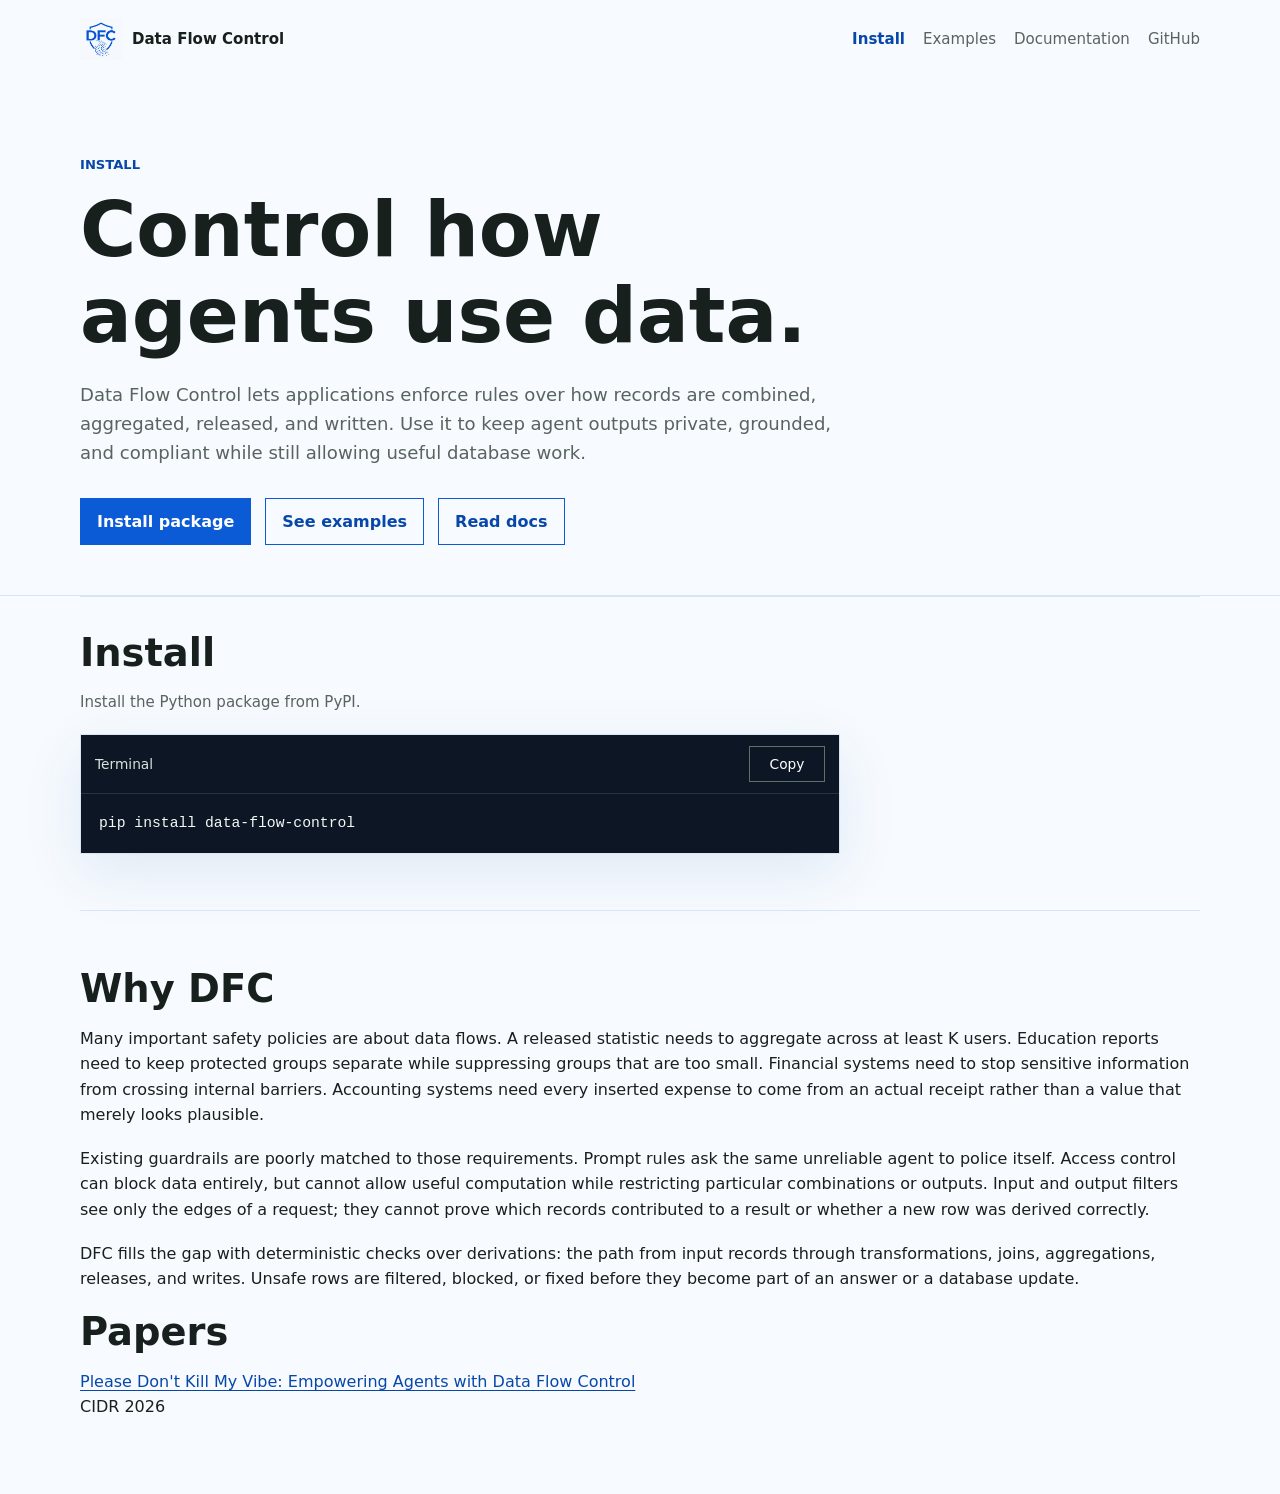
<file: docs/index.html>
<!doctype html>
<html lang="en">
  <head>
    <meta charset="utf-8" />
    <meta name="viewport" content="width=device-width, initial-scale=1" />
    <title>Install Data Flow Control</title>
    <meta
      name="description"
      content="Install the data-flow-control Python package and learn why it helps keep data use safe."
    />
    <link rel="stylesheet" href="styles.css" />
  </head>
  <body>
    <header>
      <nav aria-label="Primary">
        <a class="brand" href="index.html">
          <img class="brand-logo" src="assets/dfc-logo.png" alt="DFC logo" />
          <span>Data Flow Control</span>
        </a>
        <div class="nav-links">
          <a href="index.html" aria-current="page">Install</a>
          <a href="examples.html">Examples</a>
          <a href="documentation.html">Documentation</a>
          <a href="https://github.com/dataflowcontrol/data-flow-control">GitHub</a>
        </div>
      </nav>
      <div class="hero">
        <div class="hero-inner">
          <p class="eyebrow">Install</p>
          <h1>Control how agents use data.</h1>
          <p class="lede">
            Data Flow Control lets applications enforce rules over how records are combined,
            aggregated, released, and written. Use it to keep agent outputs private, grounded, and
            compliant while still allowing useful database work.
          </p>
          <div class="actions">
            <a class="button" href="#install">Install package</a>
            <a class="button secondary" href="examples.html">See examples</a>
            <a class="button secondary" href="documentation.html">Read docs</a>
          </div>
        </div>
      </div>
    </header>

    <main>
      <section id="install" class="tight-section">
        <h2>Install</h2>
        <p class="note">
          Install the Python package from PyPI.
        </p>
        <div class="install-block">
          <div class="code-head">
            <span>Terminal</span>
            <button class="copy" type="button" data-copy="pip install data-flow-control">Copy</button>
          </div>
          <pre><code>pip install data-flow-control</code></pre>
        </div>
      </section>

      <section>
        <h2>Why DFC</h2>
        <p>
          Many important safety policies are about data flows. A released statistic needs
          to aggregate across at least K users. Education reports need to keep protected
          groups separate while suppressing groups that are too small. Financial systems need
          to stop sensitive information from crossing internal barriers. Accounting
          systems need every inserted expense to come from an actual receipt rather than a
          value that merely looks plausible.
        </p>
        <p>
          Existing guardrails are poorly matched to those requirements. Prompt rules ask the
          same unreliable agent to police itself. Access control can block data entirely, but
          cannot allow useful computation while restricting particular combinations or outputs.
          Input and output filters see only the edges of a request; they cannot prove
          which records contributed to a result or whether a new row was derived correctly.
        </p>
        <p>
          DFC fills the gap with deterministic checks over derivations: the path from input
          records through transformations, joins, aggregations, releases, and writes. Unsafe
          rows are filtered, blocked, or fixed before they become part of an answer or a database
          update.
        </p>
        <h2>Papers</h2>
        <p>
          <a href="https://www.vldb.org/cidrdb/2026/please-dont-kill-my-vibe-empowering-agents-with-data-flow-control.html">
            Please Don't Kill My Vibe: Empowering Agents with Data Flow Control
          </a>
          <br />
          CIDR 2026
        </p>
      </section>
    </main>

    <script src="site.js"></script>
  </body>
</html>
</file>
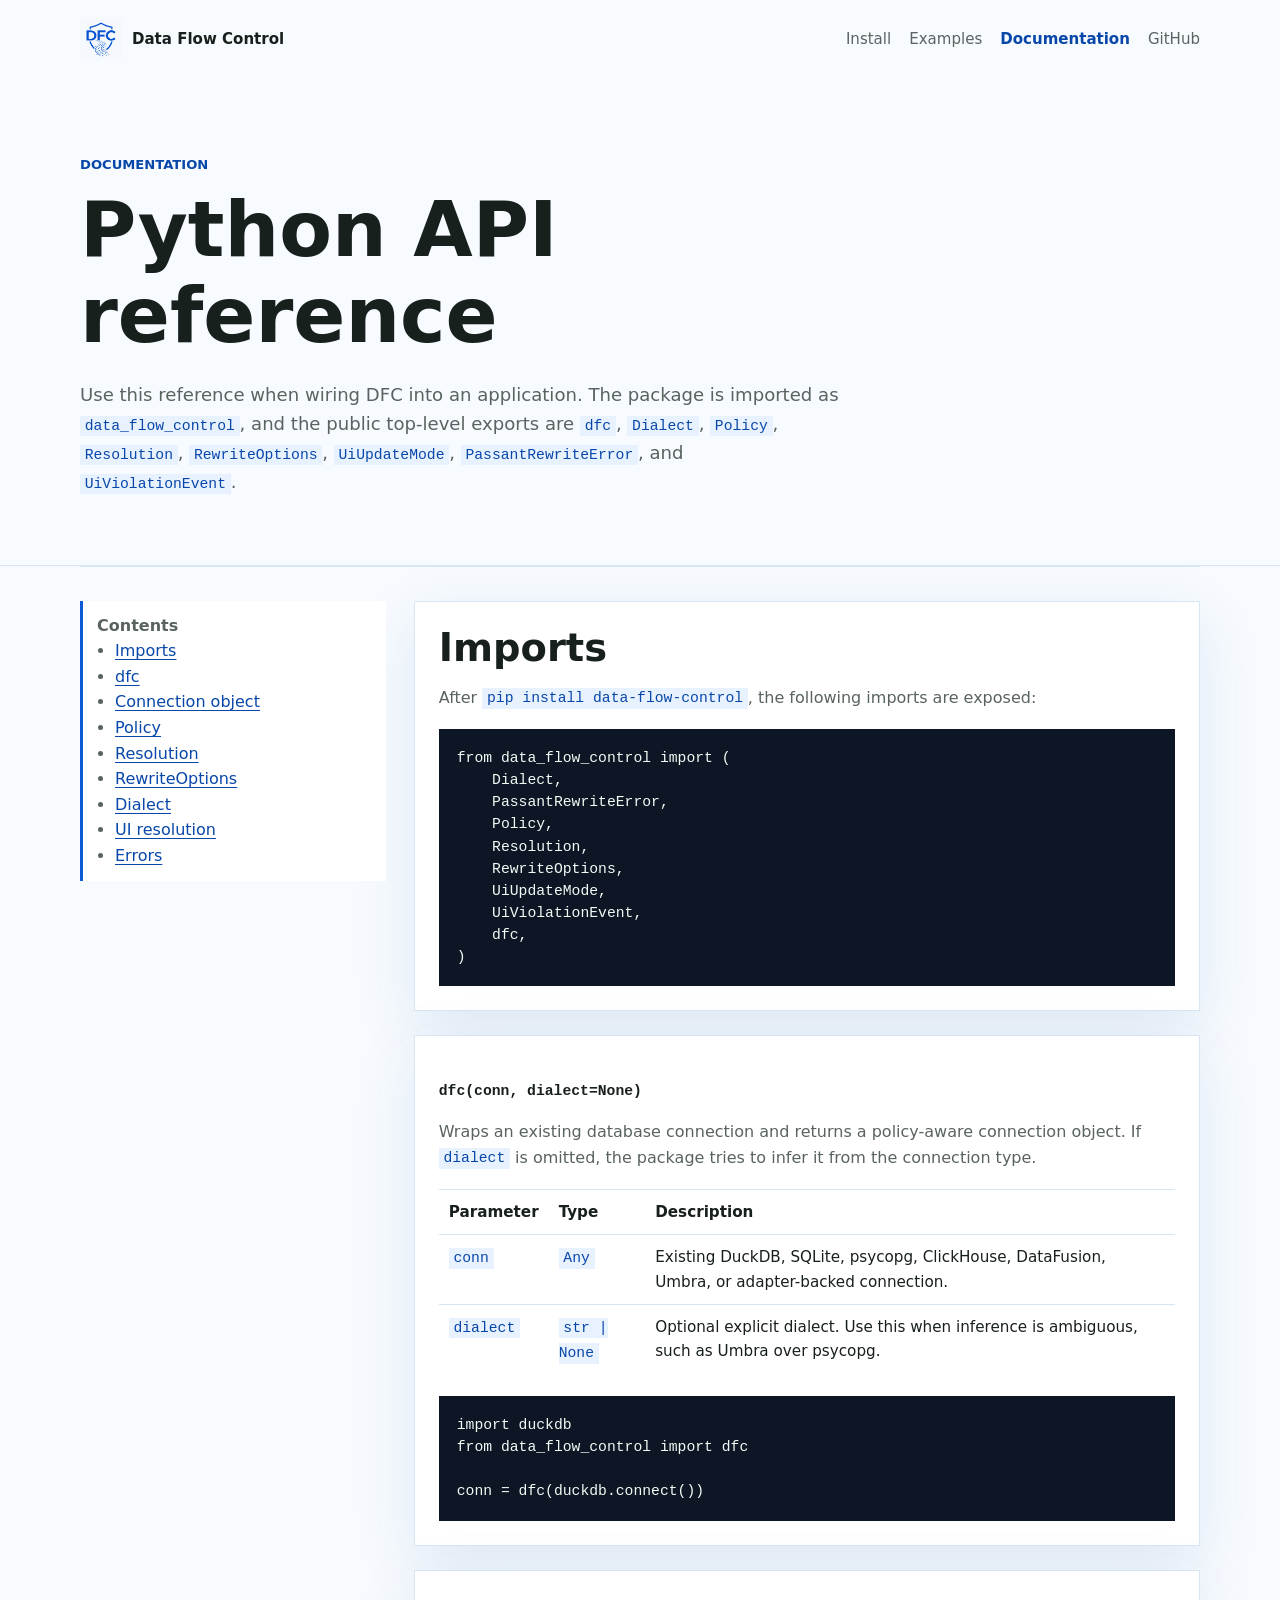
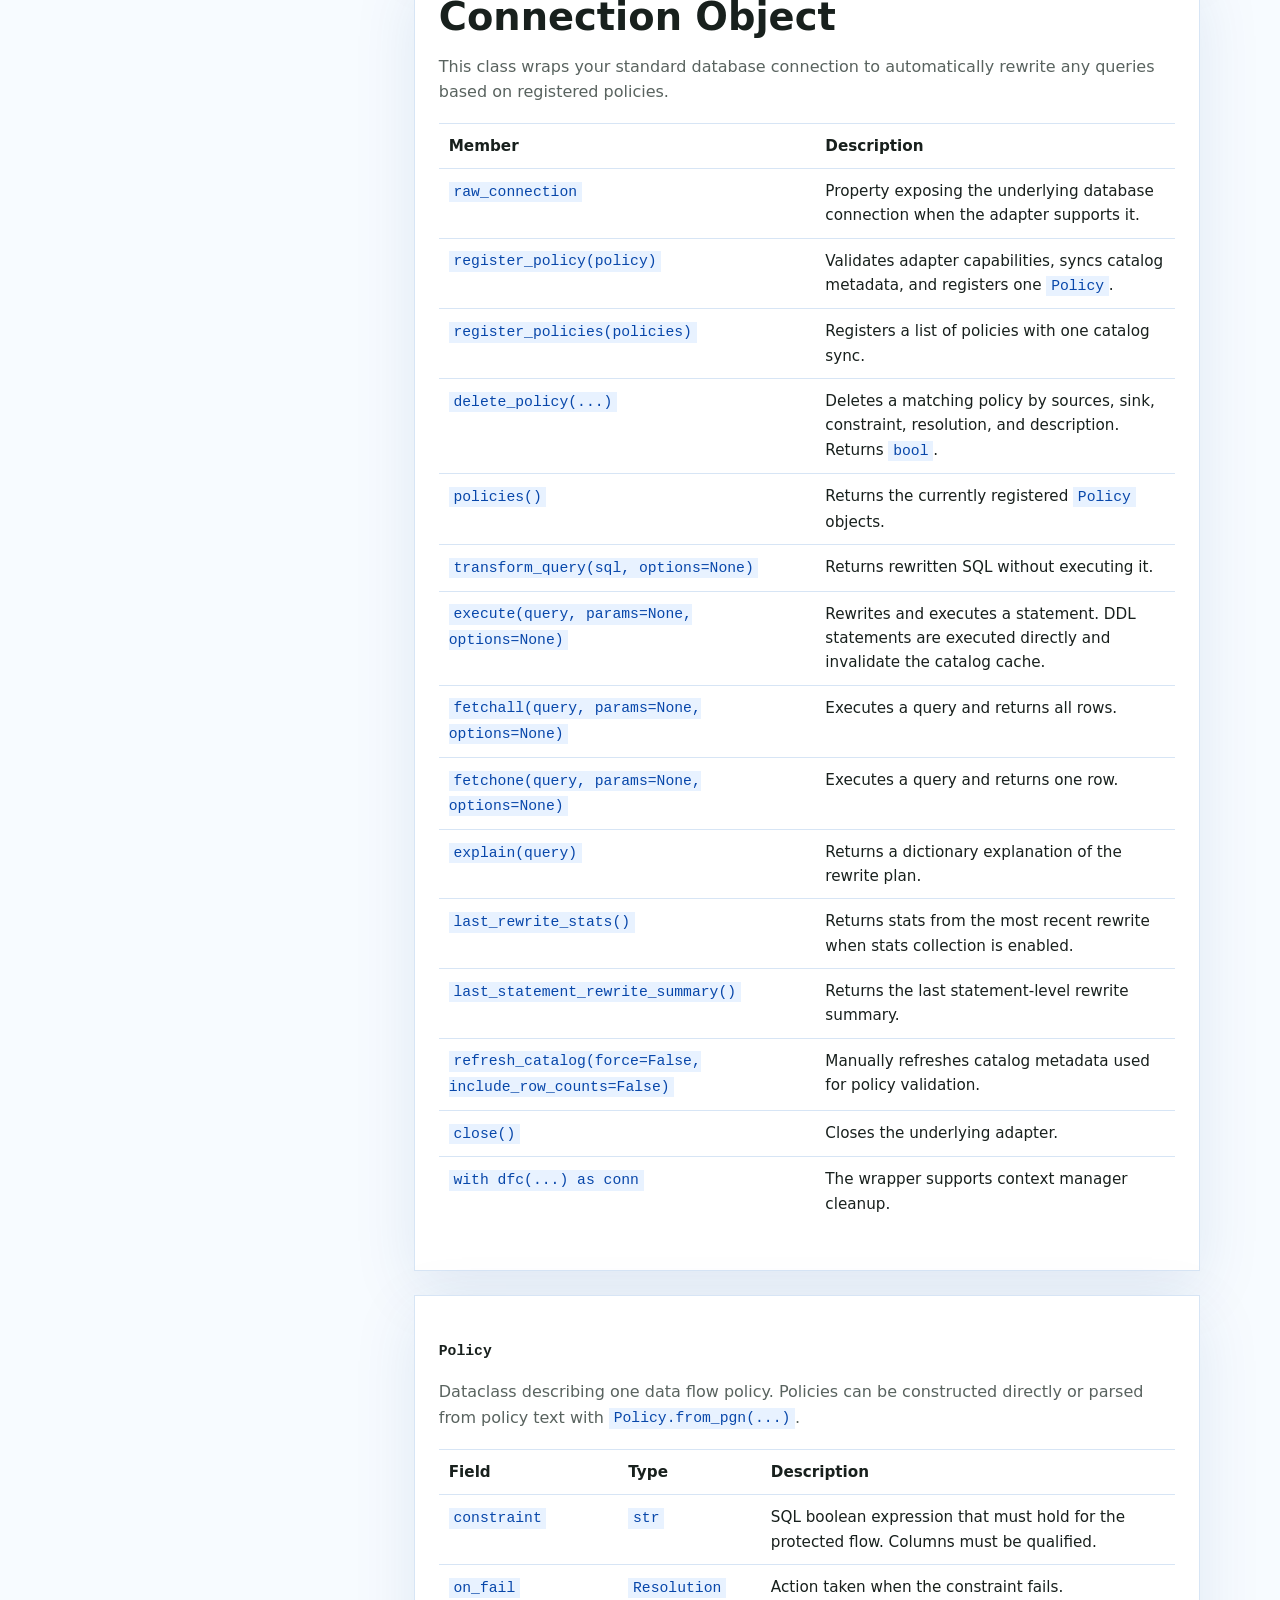
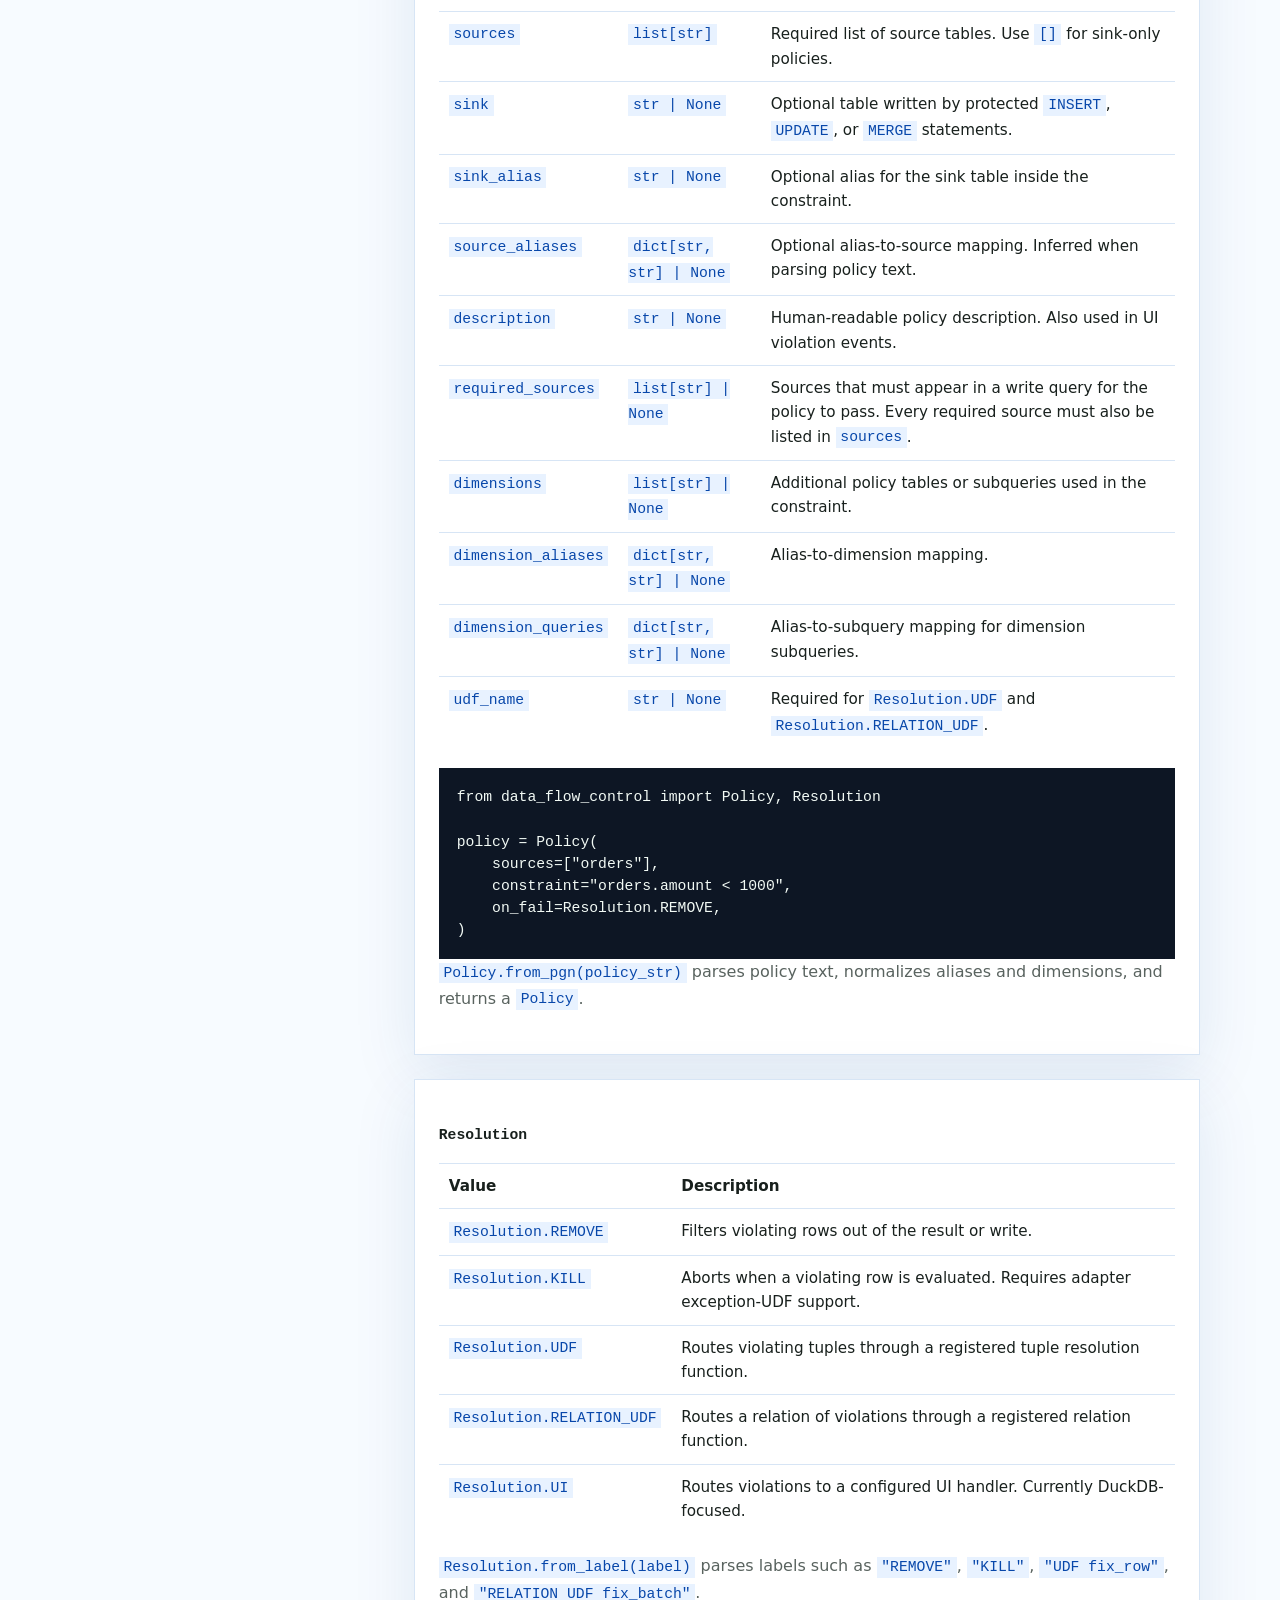
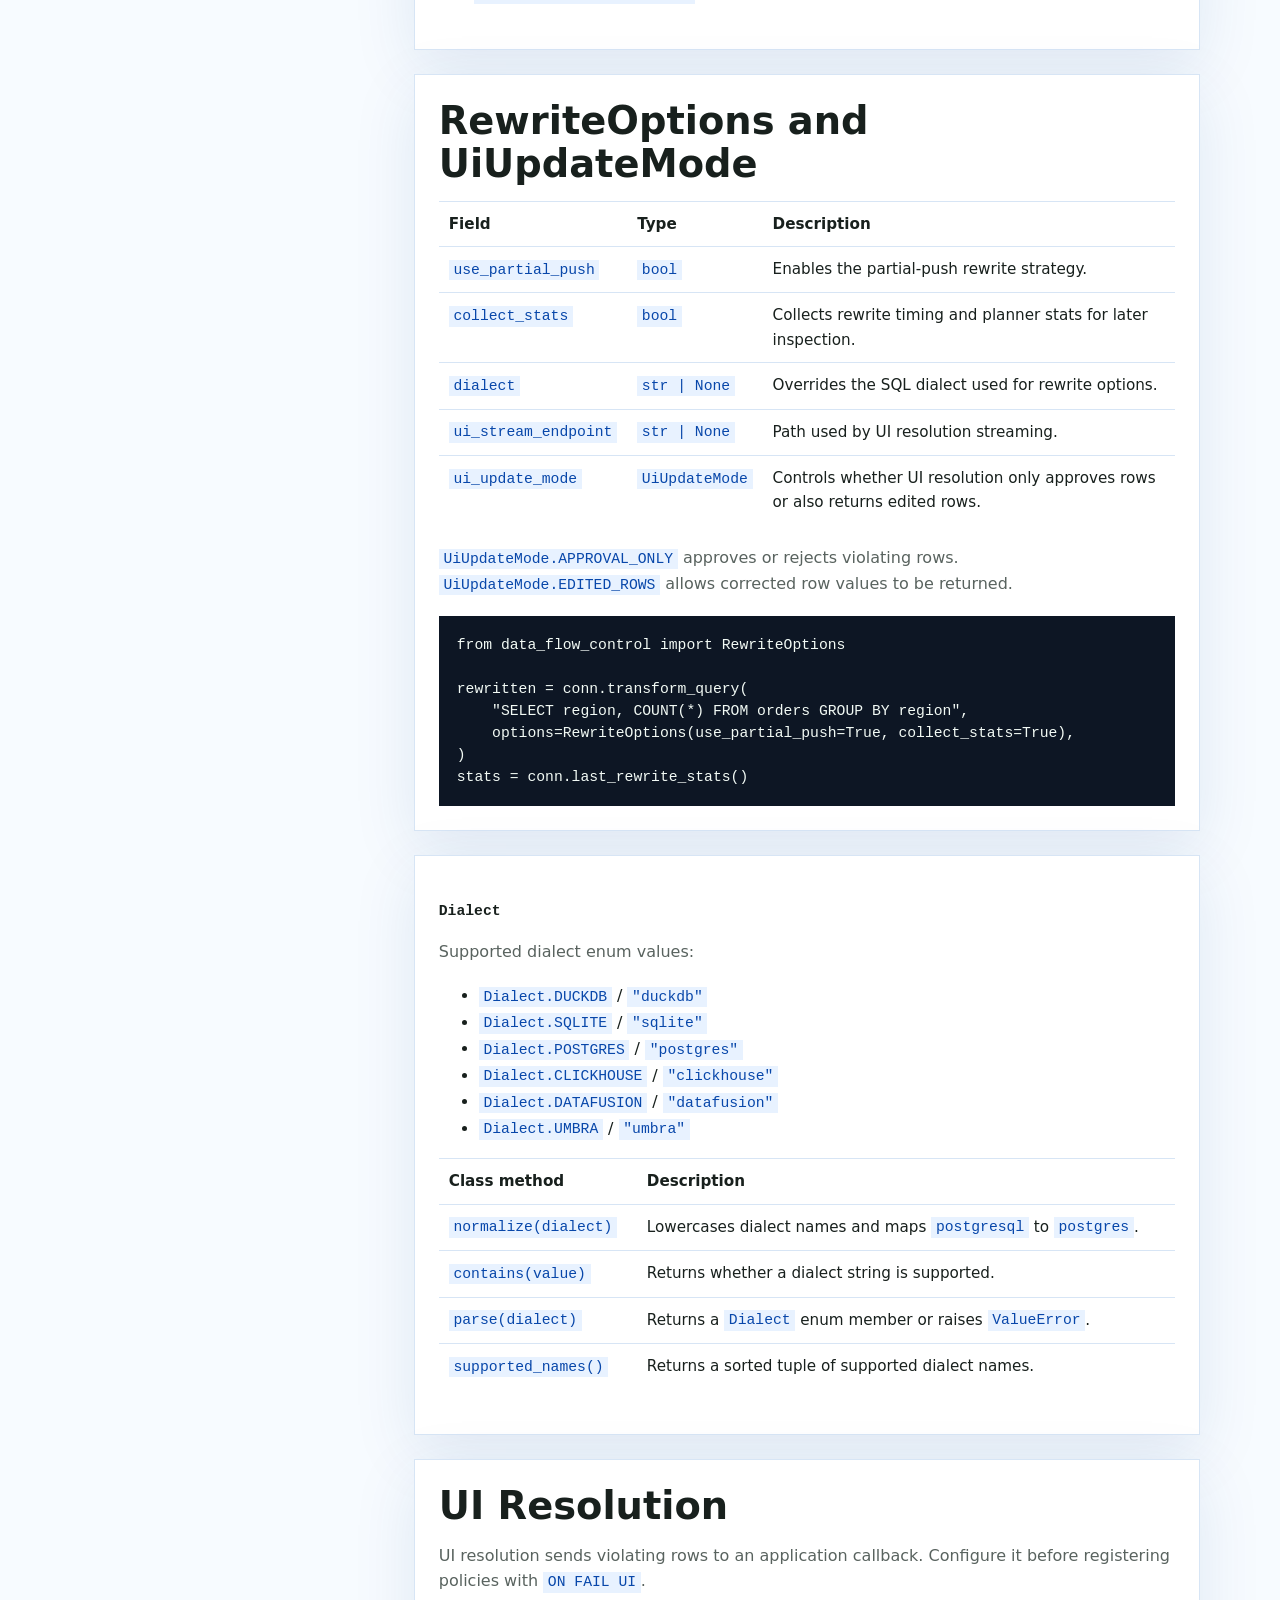
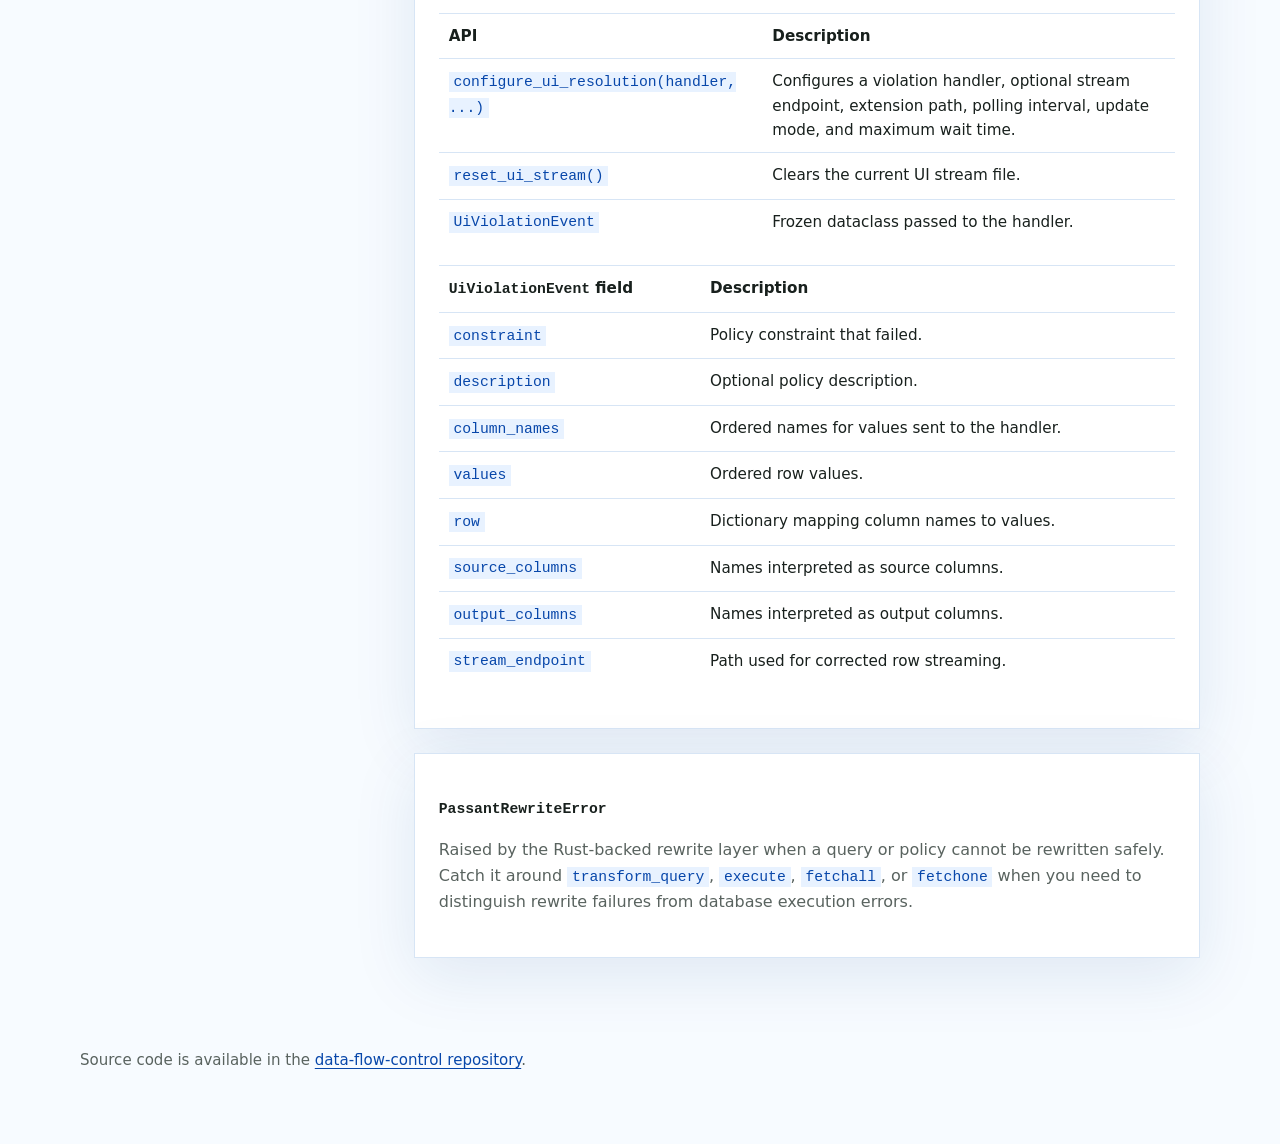
<file: docs/documentation.html>
<!doctype html>
<html lang="en">
  <head>
    <meta charset="utf-8" />
    <meta name="viewport" content="width=device-width, initial-scale=1" />
    <title>Data Flow Control Python Documentation</title>
    <meta
      name="description"
      content="Detailed documentation for the data_flow_control Python API."
    />
    <link rel="stylesheet" href="styles.css" />
  </head>
  <body>
    <header>
      <nav aria-label="Primary">
        <a class="brand" href="index.html">
          <img class="brand-logo" src="assets/dfc-logo.png" alt="DFC logo" />
          <span>Data Flow Control</span>
        </a>
        <div class="nav-links">
          <a href="index.html">Install</a>
          <a href="examples.html">Examples</a>
          <a href="documentation.html" aria-current="page">Documentation</a>
          <a href="https://github.com/dataflowcontrol/data-flow-control">GitHub</a>
        </div>
      </nav>
      <div class="hero">
        <div class="hero-inner">
          <p class="eyebrow">Documentation</p>
          <h1>Python API reference</h1>
          <p class="lede">
            Use this reference when wiring DFC into an application. The package is imported as
            <code>data_flow_control</code>, and the public top-level exports are <code>dfc</code>,
            <code>Dialect</code>, <code>Policy</code>, <code>Resolution</code>,
            <code>RewriteOptions</code>, <code>UiUpdateMode</code>,
            <code>PassantRewriteError</code>, and <code>UiViolationEvent</code>.
          </p>
        </div>
      </div>
    </header>

    <main>
      <section class="tight-section">
        <div class="doc-grid">
          <aside class="doc-card toc">
            <strong>Contents</strong>
            <ul>
              <li><a href="#imports">Imports</a></li>
              <li><a href="#dfc">dfc</a></li>
              <li><a href="#connection">Connection object</a></li>
              <li><a href="#policy">Policy</a></li>
              <li><a href="#resolution">Resolution</a></li>
              <li><a href="#options">RewriteOptions</a></li>
              <li><a href="#dialect">Dialect</a></li>
              <li><a href="#ui">UI resolution</a></li>
              <li><a href="#errors">Errors</a></li>
            </ul>
          </aside>

          <div class="doc-stack">
            <article id="imports" class="doc-section">
              <h2>Imports</h2>
              <p>
                After <code>pip install data-flow-control</code>, the following imports are
                exposed:
              </p>
              <pre><code>from data_flow_control import (
    Dialect,
    PassantRewriteError,
    Policy,
    Resolution,
    RewriteOptions,
    UiUpdateMode,
    UiViolationEvent,
    dfc,
)</code></pre>
            </article>

            <article id="dfc" class="doc-section">
              <h2><code>dfc(conn, dialect=None)</code></h2>
              <p>
                Wraps an existing database connection and returns a policy-aware connection object.
                If <code>dialect</code> is omitted, the package tries to infer it from the
                connection type.
              </p>
              <table class="field-table">
                <tr><th>Parameter</th><th>Type</th><th>Description</th></tr>
                <tr><td><code>conn</code></td><td><code>Any</code></td><td>Existing DuckDB, SQLite, psycopg, ClickHouse, DataFusion, Umbra, or adapter-backed connection.</td></tr>
                <tr><td><code>dialect</code></td><td><code>str | None</code></td><td>Optional explicit dialect. Use this when inference is ambiguous, such as Umbra over psycopg.</td></tr>
              </table>
              <pre><code>import duckdb
from data_flow_control import dfc

conn = dfc(duckdb.connect())</code></pre>
            </article>

            <article id="connection" class="doc-section">
              <h2>Connection Object</h2>
              <p>
                This class wraps your standard database connection to automatically rewrite any
                queries based on registered policies.
              </p>
              <table class="field-table">
                <tr><th>Member</th><th>Description</th></tr>
                <tr><td><code>raw_connection</code></td><td>Property exposing the underlying database connection when the adapter supports it.</td></tr>
                <tr><td><code>register_policy(policy)</code></td><td>Validates adapter capabilities, syncs catalog metadata, and registers one <code>Policy</code>.</td></tr>
                <tr><td><code>register_policies(policies)</code></td><td>Registers a list of policies with one catalog sync.</td></tr>
                <tr><td><code>delete_policy(...)</code></td><td>Deletes a matching policy by sources, sink, constraint, resolution, and description. Returns <code>bool</code>.</td></tr>
                <tr><td><code>policies()</code></td><td>Returns the currently registered <code>Policy</code> objects.</td></tr>
                <tr><td><code>transform_query(sql, options=None)</code></td><td>Returns rewritten SQL without executing it.</td></tr>
                <tr><td><code>execute(query, params=None, options=None)</code></td><td>Rewrites and executes a statement. DDL statements are executed directly and invalidate the catalog cache.</td></tr>
                <tr><td><code>fetchall(query, params=None, options=None)</code></td><td>Executes a query and returns all rows.</td></tr>
                <tr><td><code>fetchone(query, params=None, options=None)</code></td><td>Executes a query and returns one row.</td></tr>
                <tr><td><code>explain(query)</code></td><td>Returns a dictionary explanation of the rewrite plan.</td></tr>
                <tr><td><code>last_rewrite_stats()</code></td><td>Returns stats from the most recent rewrite when stats collection is enabled.</td></tr>
                <tr><td><code>last_statement_rewrite_summary()</code></td><td>Returns the last statement-level rewrite summary.</td></tr>
                <tr><td><code>refresh_catalog(force=False, include_row_counts=False)</code></td><td>Manually refreshes catalog metadata used for policy validation.</td></tr>
                <tr><td><code>close()</code></td><td>Closes the underlying adapter.</td></tr>
                <tr><td><code>with dfc(...) as conn</code></td><td>The wrapper supports context manager cleanup.</td></tr>
              </table>
            </article>

            <article id="policy" class="doc-section">
              <h2><code>Policy</code></h2>
              <p>
                Dataclass describing one data flow policy. Policies can be constructed directly or
                parsed from policy text with <code>Policy.from_pgn(...)</code>.
              </p>
              <table class="field-table">
                <tr><th>Field</th><th>Type</th><th>Description</th></tr>
                <tr><td><code>constraint</code></td><td><code>str</code></td><td>SQL boolean expression that must hold for the protected flow. Columns must be qualified.</td></tr>
                <tr><td><code>on_fail</code></td><td><code>Resolution</code></td><td>Action taken when the constraint fails.</td></tr>
                <tr><td><code>sources</code></td><td><code>list[str]</code></td><td>Required list of source tables. Use <code>[]</code> for sink-only policies.</td></tr>
                <tr><td><code>sink</code></td><td><code>str | None</code></td><td>Optional table written by protected <code>INSERT</code>, <code>UPDATE</code>, or <code>MERGE</code> statements.</td></tr>
                <tr><td><code>sink_alias</code></td><td><code>str | None</code></td><td>Optional alias for the sink table inside the constraint.</td></tr>
                <tr><td><code>source_aliases</code></td><td><code>dict[str, str] | None</code></td><td>Optional alias-to-source mapping. Inferred when parsing policy text.</td></tr>
                <tr><td><code>description</code></td><td><code>str | None</code></td><td>Human-readable policy description. Also used in UI violation events.</td></tr>
                <tr><td><code>required_sources</code></td><td><code>list[str] | None</code></td><td>Sources that must appear in a write query for the policy to pass. Every required source must also be listed in <code>sources</code>.</td></tr>
                <tr><td><code>dimensions</code></td><td><code>list[str] | None</code></td><td>Additional policy tables or subqueries used in the constraint.</td></tr>
                <tr><td><code>dimension_aliases</code></td><td><code>dict[str, str] | None</code></td><td>Alias-to-dimension mapping.</td></tr>
                <tr><td><code>dimension_queries</code></td><td><code>dict[str, str] | None</code></td><td>Alias-to-subquery mapping for dimension subqueries.</td></tr>
                <tr><td><code>udf_name</code></td><td><code>str | None</code></td><td>Required for <code>Resolution.UDF</code> and <code>Resolution.RELATION_UDF</code>.</td></tr>
              </table>
              <pre><code>from data_flow_control import Policy, Resolution

policy = Policy(
    sources=["orders"],
    constraint="orders.amount &lt; 1000",
    on_fail=Resolution.REMOVE,
)</code></pre>
              <p>
                <code>Policy.from_pgn(policy_str)</code> parses policy text, normalizes aliases and
                dimensions, and returns a <code>Policy</code>.
              </p>
            </article>

            <article id="resolution" class="doc-section">
              <h2><code>Resolution</code></h2>
              <table class="field-table">
                <tr><th>Value</th><th>Description</th></tr>
                <tr><td><code>Resolution.REMOVE</code></td><td>Filters violating rows out of the result or write.</td></tr>
                <tr><td><code>Resolution.KILL</code></td><td>Aborts when a violating row is evaluated. Requires adapter exception-UDF support.</td></tr>
                <tr><td><code>Resolution.UDF</code></td><td>Routes violating tuples through a registered tuple resolution function.</td></tr>
                <tr><td><code>Resolution.RELATION_UDF</code></td><td>Routes a relation of violations through a registered relation function.</td></tr>
                <tr><td><code>Resolution.UI</code></td><td>Routes violations to a configured UI handler. Currently DuckDB-focused.</td></tr>
              </table>
              <p>
                <code>Resolution.from_label(label)</code> parses labels such as
                <code>"REMOVE"</code>, <code>"KILL"</code>, <code>"UDF fix_row"</code>, and
                <code>"RELATION UDF fix_batch"</code>.
              </p>
            </article>

            <article id="options" class="doc-section">
              <h2>RewriteOptions and UiUpdateMode</h2>
              <table class="field-table">
                <tr><th>Field</th><th>Type</th><th>Description</th></tr>
                <tr><td><code>use_partial_push</code></td><td><code>bool</code></td><td>Enables the partial-push rewrite strategy.</td></tr>
                <tr><td><code>collect_stats</code></td><td><code>bool</code></td><td>Collects rewrite timing and planner stats for later inspection.</td></tr>
                <tr><td><code>dialect</code></td><td><code>str | None</code></td><td>Overrides the SQL dialect used for rewrite options.</td></tr>
                <tr><td><code>ui_stream_endpoint</code></td><td><code>str | None</code></td><td>Path used by UI resolution streaming.</td></tr>
                <tr><td><code>ui_update_mode</code></td><td><code>UiUpdateMode</code></td><td>Controls whether UI resolution only approves rows or also returns edited rows.</td></tr>
              </table>
              <p>
                <code>UiUpdateMode.APPROVAL_ONLY</code> approves or rejects violating rows.
                <code>UiUpdateMode.EDITED_ROWS</code> allows corrected row values to be returned.
              </p>
              <pre><code>from data_flow_control import RewriteOptions

rewritten = conn.transform_query(
    "SELECT region, COUNT(*) FROM orders GROUP BY region",
    options=RewriteOptions(use_partial_push=True, collect_stats=True),
)
stats = conn.last_rewrite_stats()</code></pre>
            </article>

            <article id="dialect" class="doc-section">
              <h2><code>Dialect</code></h2>
              <p>Supported dialect enum values:</p>
              <ul>
                <li><code>Dialect.DUCKDB</code> / <code>"duckdb"</code></li>
                <li><code>Dialect.SQLITE</code> / <code>"sqlite"</code></li>
                <li><code>Dialect.POSTGRES</code> / <code>"postgres"</code></li>
                <li><code>Dialect.CLICKHOUSE</code> / <code>"clickhouse"</code></li>
                <li><code>Dialect.DATAFUSION</code> / <code>"datafusion"</code></li>
                <li><code>Dialect.UMBRA</code> / <code>"umbra"</code></li>
              </ul>
              <table class="field-table">
                <tr><th>Class method</th><th>Description</th></tr>
                <tr><td><code>normalize(dialect)</code></td><td>Lowercases dialect names and maps <code>postgresql</code> to <code>postgres</code>.</td></tr>
                <tr><td><code>contains(value)</code></td><td>Returns whether a dialect string is supported.</td></tr>
                <tr><td><code>parse(dialect)</code></td><td>Returns a <code>Dialect</code> enum member or raises <code>ValueError</code>.</td></tr>
                <tr><td><code>supported_names()</code></td><td>Returns a sorted tuple of supported dialect names.</td></tr>
              </table>
            </article>

            <article id="ui" class="doc-section">
              <h2>UI Resolution</h2>
              <p>
                UI resolution sends violating rows to an application callback. Configure it before
                registering policies with <code>ON FAIL UI</code>.
              </p>
              <table class="field-table">
                <tr><th>API</th><th>Description</th></tr>
                <tr><td><code>configure_ui_resolution(handler, ...)</code></td><td>Configures a violation handler, optional stream endpoint, extension path, polling interval, update mode, and maximum wait time.</td></tr>
                <tr><td><code>reset_ui_stream()</code></td><td>Clears the current UI stream file.</td></tr>
                <tr><td><code>UiViolationEvent</code></td><td>Frozen dataclass passed to the handler.</td></tr>
              </table>
              <table class="field-table">
                <tr><th><code>UiViolationEvent</code> field</th><th>Description</th></tr>
                <tr><td><code>constraint</code></td><td>Policy constraint that failed.</td></tr>
                <tr><td><code>description</code></td><td>Optional policy description.</td></tr>
                <tr><td><code>column_names</code></td><td>Ordered names for values sent to the handler.</td></tr>
                <tr><td><code>values</code></td><td>Ordered row values.</td></tr>
                <tr><td><code>row</code></td><td>Dictionary mapping column names to values.</td></tr>
                <tr><td><code>source_columns</code></td><td>Names interpreted as source columns.</td></tr>
                <tr><td><code>output_columns</code></td><td>Names interpreted as output columns.</td></tr>
                <tr><td><code>stream_endpoint</code></td><td>Path used for corrected row streaming.</td></tr>
              </table>
            </article>

            <article id="errors" class="doc-section">
              <h2><code>PassantRewriteError</code></h2>
              <p>
                Raised by the Rust-backed rewrite layer when a query or policy cannot be rewritten
                safely. Catch it around <code>transform_query</code>, <code>execute</code>,
                <code>fetchall</code>, or <code>fetchone</code> when you need to distinguish
                rewrite failures from database execution errors.
              </p>
            </article>
          </div>
        </div>
      </section>
    </main>

    <footer>
      <p>
        Source code is available in the
        <a href="https://github.com/dataflowcontrol/data-flow-control">data-flow-control repository</a>.
      </p>
    </footer>
    <script src="site.js"></script>
  </body>
</html>
</file>
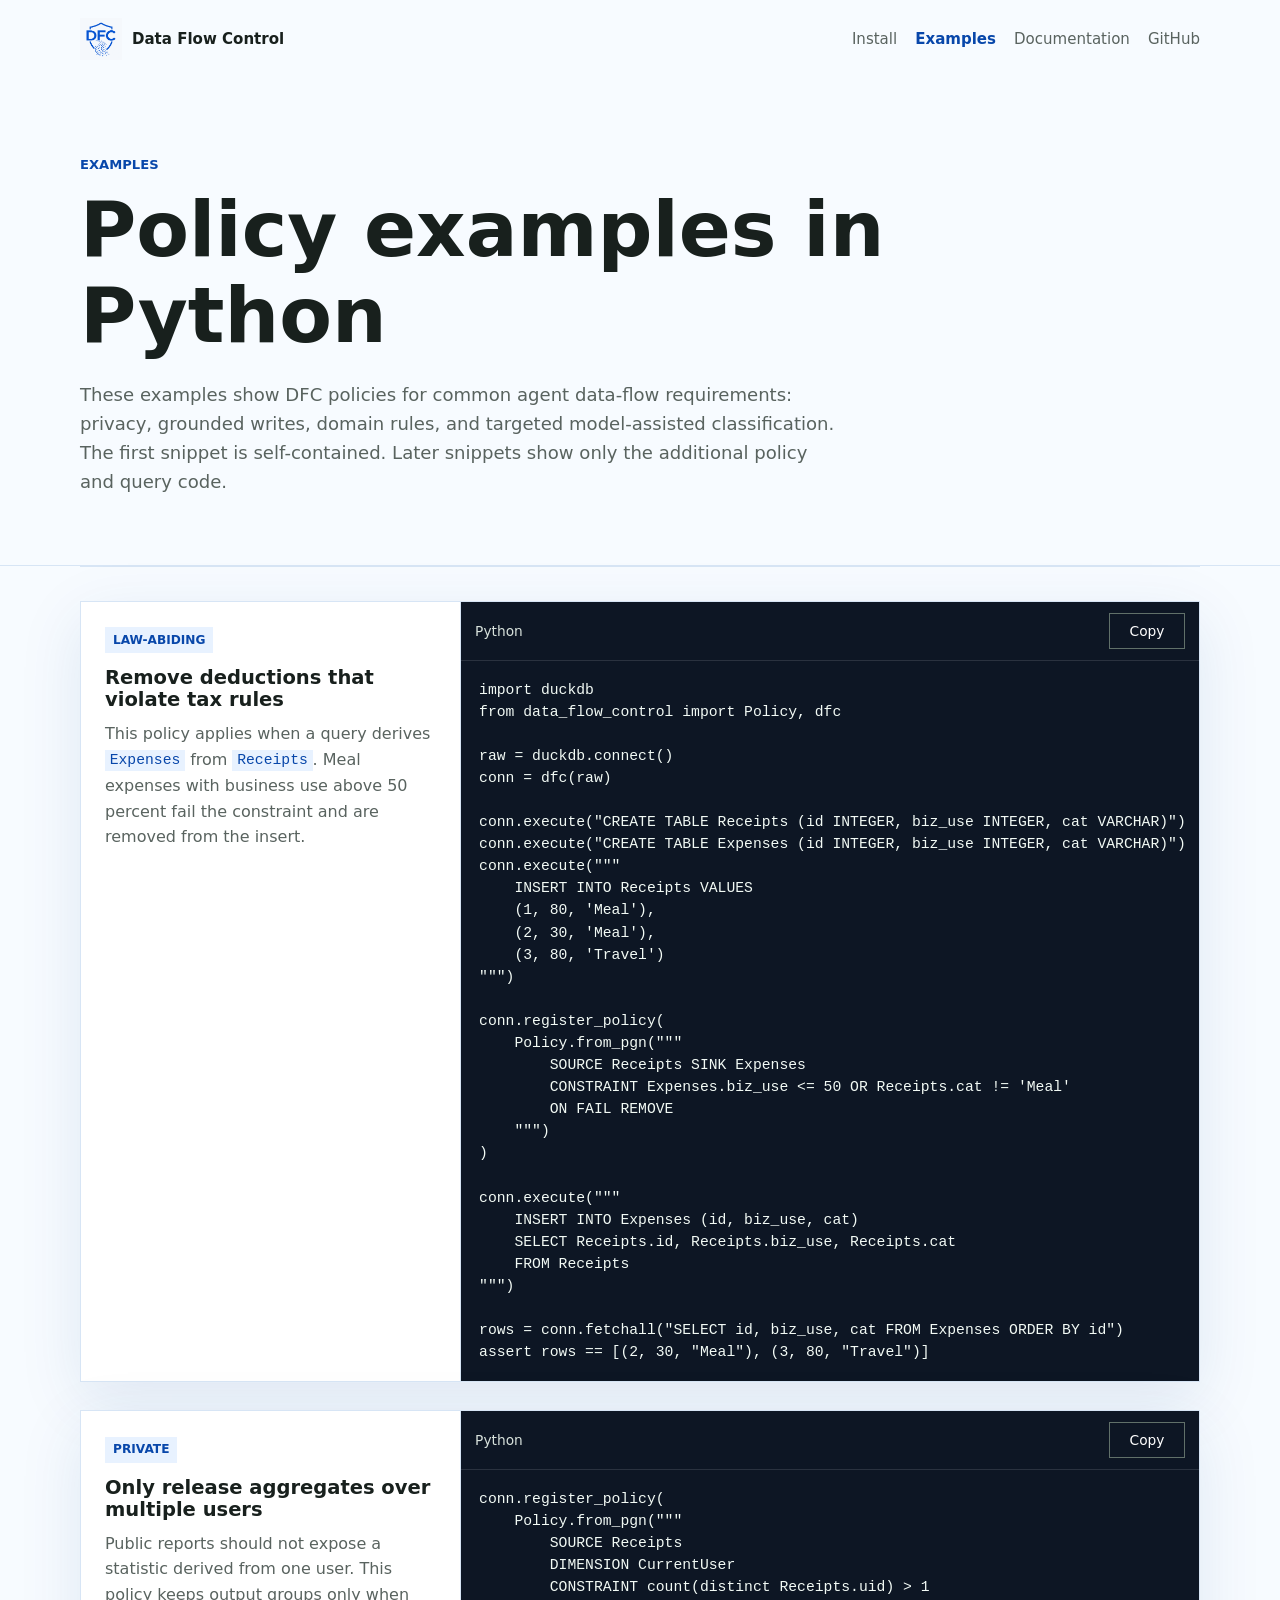
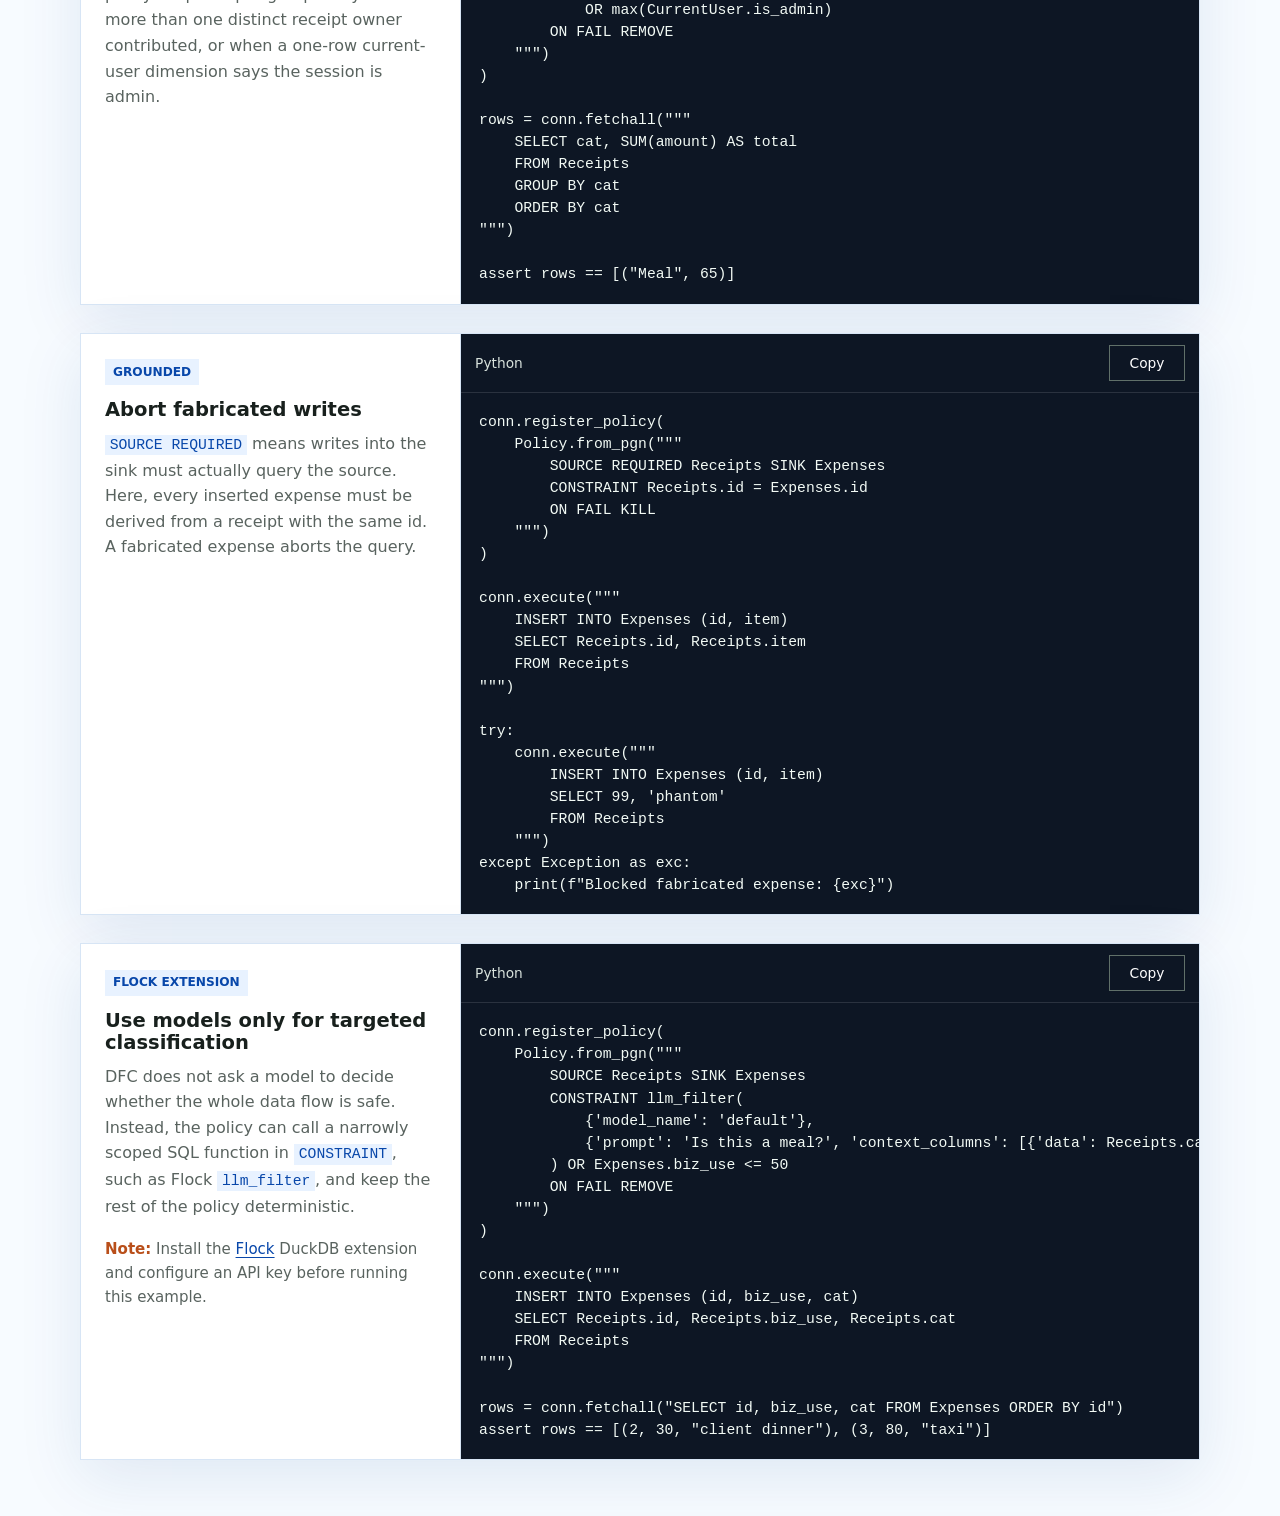
<file: docs/examples.html>
<!doctype html>
<html lang="en">
  <head>
    <meta charset="utf-8" />
    <meta name="viewport" content="width=device-width, initial-scale=1" />
    <title>Data Flow Control Examples</title>
    <meta
      name="description"
      content="Copy-pastable Python examples for data-flow-control policies."
    />
    <link rel="stylesheet" href="styles.css" />
  </head>
  <body>
    <header>
      <nav aria-label="Primary">
        <a class="brand" href="index.html">
          <img class="brand-logo" src="assets/dfc-logo.png" alt="DFC logo" />
          <span>Data Flow Control</span>
        </a>
        <div class="nav-links">
          <a href="index.html">Install</a>
          <a href="examples.html" aria-current="page">Examples</a>
          <a href="documentation.html">Documentation</a>
          <a href="https://github.com/dataflowcontrol/data-flow-control">GitHub</a>
        </div>
      </nav>
      <div class="hero">
        <div class="hero-inner">
          <p class="eyebrow">Examples</p>
          <h1>Policy examples in Python</h1>
          <p class="lede">
            These examples show DFC policies for common agent data-flow requirements: privacy,
            grounded writes, domain rules, and targeted model-assisted classification. The first
            snippet is self-contained. Later snippets show only the additional policy and query
            code.
          </p>
        </div>
      </div>
    </header>

    <main>
      <section class="tight-section">
        <div class="examples">
          <article class="example">
            <div class="example-copy">
              <span class="tag">Law-abiding</span>
              <h3>Remove deductions that violate tax rules</h3>
              <p>
                This policy applies when a query derives <code>Expenses</code> from
                <code>Receipts</code>. Meal expenses with business use above 50 percent fail the
                constraint and are removed from the insert.
              </p>
            </div>
            <div>
              <div class="code-head">
                <span>Python</span>
                <button class="copy" type="button" data-copy-target="law-code">Copy</button>
              </div>
              <pre><code id="law-code">import duckdb
from data_flow_control import Policy, dfc

raw = duckdb.connect()
conn = dfc(raw)

conn.execute("CREATE TABLE Receipts (id INTEGER, biz_use INTEGER, cat VARCHAR)")
conn.execute("CREATE TABLE Expenses (id INTEGER, biz_use INTEGER, cat VARCHAR)")
conn.execute("""
    INSERT INTO Receipts VALUES
    (1, 80, 'Meal'),
    (2, 30, 'Meal'),
    (3, 80, 'Travel')
""")

conn.register_policy(
    Policy.from_pgn("""
        SOURCE Receipts SINK Expenses
        CONSTRAINT Expenses.biz_use <= 50 OR Receipts.cat != 'Meal'
        ON FAIL REMOVE
    """)
)

conn.execute("""
    INSERT INTO Expenses (id, biz_use, cat)
    SELECT Receipts.id, Receipts.biz_use, Receipts.cat
    FROM Receipts
""")

rows = conn.fetchall("SELECT id, biz_use, cat FROM Expenses ORDER BY id")
assert rows == [(2, 30, "Meal"), (3, 80, "Travel")]</code></pre>
            </div>
          </article>

          <article class="example">
            <div class="example-copy">
              <span class="tag">Private</span>
              <h3>Only release aggregates over multiple users</h3>
              <p>
                Public reports should not expose a statistic derived from one user. This policy
                keeps output groups only when more than one distinct receipt owner contributed, or
                when a one-row current-user dimension says the session is admin.
              </p>
            </div>
            <div>
              <div class="code-head">
                <span>Python</span>
                <button class="copy" type="button" data-copy-target="privacy-code">Copy</button>
              </div>
              <pre><code id="privacy-code">conn.register_policy(
    Policy.from_pgn("""
        SOURCE Receipts
        DIMENSION CurrentUser
        CONSTRAINT count(distinct Receipts.uid) > 1
            OR max(CurrentUser.is_admin)
        ON FAIL REMOVE
    """)
)

rows = conn.fetchall("""
    SELECT cat, SUM(amount) AS total
    FROM Receipts
    GROUP BY cat
    ORDER BY cat
""")

assert rows == [("Meal", 65)]</code></pre>
            </div>
          </article>

          <article class="example">
            <div class="example-copy">
              <span class="tag">Grounded</span>
              <h3>Abort fabricated writes</h3>
              <p>
                <code>SOURCE REQUIRED</code> means writes into the sink must actually query the
                source. Here, every inserted expense must be derived from a receipt with the same
                id. A fabricated expense aborts the query.
              </p>
            </div>
            <div>
              <div class="code-head">
                <span>Python</span>
                <button class="copy" type="button" data-copy-target="grounded-code">Copy</button>
              </div>
              <pre><code id="grounded-code">conn.register_policy(
    Policy.from_pgn("""
        SOURCE REQUIRED Receipts SINK Expenses
        CONSTRAINT Receipts.id = Expenses.id
        ON FAIL KILL
    """)
)

conn.execute("""
    INSERT INTO Expenses (id, item)
    SELECT Receipts.id, Receipts.item
    FROM Receipts
""")

try:
    conn.execute("""
        INSERT INTO Expenses (id, item)
        SELECT 99, 'phantom'
        FROM Receipts
    """)
except Exception as exc:
    print(f"Blocked fabricated expense: {exc}")</code></pre>
            </div>
          </article>

          <article class="example">
            <div class="example-copy">
              <span class="tag">Flock extension</span>
              <h3>Use models only for targeted classification</h3>
              <p>
                DFC does not ask a model to decide whether the whole data flow is safe. Instead,
                the policy can call a narrowly scoped SQL function in <code>CONSTRAINT</code>, such
                as Flock <code>llm_filter</code>, and keep the rest of the policy deterministic.
              </p>
              <p class="note">
                <strong>Note:</strong> Install the
                <a href="https://duckdb.org/community_extensions/extensions/flock">Flock</a>
                DuckDB extension and configure an API key before running this example.
              </p>
            </div>
            <div>
              <div class="code-head">
                <span>Python</span>
                <button class="copy" type="button" data-copy-target="llm-code">Copy</button>
              </div>
              <pre><code id="llm-code">conn.register_policy(
    Policy.from_pgn("""
        SOURCE Receipts SINK Expenses
        CONSTRAINT llm_filter(
            {'model_name': 'default'},
            {'prompt': 'Is this a meal?', 'context_columns': [{'data': Receipts.cat}]}
        ) OR Expenses.biz_use <= 50
        ON FAIL REMOVE
    """)
)

conn.execute("""
    INSERT INTO Expenses (id, biz_use, cat)
    SELECT Receipts.id, Receipts.biz_use, Receipts.cat
    FROM Receipts
""")

rows = conn.fetchall("SELECT id, biz_use, cat FROM Expenses ORDER BY id")
assert rows == [(2, 30, "client dinner"), (3, 80, "taxi")]</code></pre>
            </div>
          </article>
        </div>
      </section>
    </main>

    <script src="site.js"></script>
  </body>
</html>
</file>
<file: docs/styles.css>
:root {
  color-scheme: light;
  --bg: #f7fbff;
  --surface: #ffffff;
  --ink: #18201d;
  --muted: #59635f;
  --line: #d7e5f5;
  --accent: #0b5bd7;
  --accent-strong: #0847aa;
  --accent-soft: #e8f2ff;
  --code: #0d1624;
  --warn: #b94f1a;
  --shadow: 0 18px 60px rgba(18, 71, 140, 0.1);
}

* {
  box-sizing: border-box;
}

html {
  scroll-behavior: smooth;
}

body {
  margin: 0;
  background: var(--bg);
  color: var(--ink);
  font-family:
    Inter, ui-sans-serif, system-ui, -apple-system, BlinkMacSystemFont, "Segoe UI",
    sans-serif;
  line-height: 1.6;
}

a {
  color: var(--accent-strong);
  text-decoration-thickness: 0.08em;
  text-underline-offset: 0.18em;
}

header {
  border-bottom: 1px solid var(--line);
  background: var(--bg);
}

nav,
main,
.hero-inner,
footer {
  width: min(1120px, calc(100% - 40px));
  margin: 0 auto;
}

nav {
  display: flex;
  align-items: center;
  justify-content: space-between;
  gap: 24px;
  padding: 18px 0;
  font-size: 0.94rem;
}

.brand {
  display: flex;
  align-items: center;
  gap: 10px;
  color: var(--ink);
  font-weight: 740;
  text-decoration: none;
}

.brand-logo {
  width: 42px;
  height: 42px;
  display: block;
  object-fit: contain;
}

.nav-links {
  display: flex;
  gap: 18px;
  flex-wrap: wrap;
}

.nav-links a {
  color: var(--muted);
  text-decoration: none;
}

.nav-links a[aria-current="page"] {
  color: var(--accent-strong);
  font-weight: 760;
}

.hero {
  padding: 76px 0 50px;
}

.eyebrow {
  margin: 0 0 12px;
  color: var(--accent-strong);
  font-size: 0.82rem;
  font-weight: 800;
  letter-spacing: 0;
  text-transform: uppercase;
}

h1,
h2,
h3 {
  line-height: 1.12;
  letter-spacing: 0;
}

h1 {
  max-width: 820px;
  margin: 0;
  font-size: clamp(2.6rem, 6vw, 5.25rem);
}

h2 {
  margin: 0 0 16px;
  font-size: clamp(1.75rem, 3vw, 2.65rem);
}

h3 {
  margin: 0 0 10px;
  font-size: 1.22rem;
}

p {
  margin: 0 0 18px;
}

.lede {
  max-width: 760px;
  margin-top: 22px;
  color: var(--muted);
  font-size: 1.13rem;
}

.actions {
  display: flex;
  align-items: center;
  gap: 14px;
  margin-top: 30px;
  flex-wrap: wrap;
}

.button {
  display: inline-flex;
  min-height: 44px;
  align-items: center;
  justify-content: center;
  gap: 8px;
  border: 1px solid var(--accent);
  background: var(--accent);
  color: #ffffff;
  padding: 10px 16px;
  font-weight: 760;
  text-decoration: none;
}

.button.secondary {
  background: transparent;
  color: var(--accent-strong);
}

section {
  padding: 56px 0;
  border-top: 1px solid var(--line);
}

.tight-section {
  padding-top: 34px;
}

.intro {
  display: grid;
  grid-template-columns: minmax(0, 0.72fr) minmax(280px, 0.28fr);
  gap: 34px;
  align-items: start;
}

.fact-list {
  display: grid;
  gap: 10px;
  margin: 0;
  padding: 0;
  list-style: none;
}

.fact-list li,
.doc-card {
  border-left: 3px solid var(--accent);
  background: var(--surface);
  padding: 12px 14px;
}

.install-block,
.example,
.doc-section {
  background: var(--surface);
  border: 1px solid var(--line);
  box-shadow: var(--shadow);
}

.install-block {
  max-width: 760px;
  margin-top: 20px;
}

.code-head {
  display: flex;
  justify-content: space-between;
  align-items: center;
  gap: 16px;
  border-bottom: 1px solid rgba(255, 255, 255, 0.12);
  background: var(--code);
  color: #d8e2dc;
  padding: 11px 14px;
  font-size: 0.86rem;
}

.copy {
  min-width: 76px;
  border: 1px solid #607069;
  background: transparent;
  color: #ffffff;
  padding: 6px 10px;
  font: inherit;
  cursor: pointer;
}

.copy:focus-visible,
.button:focus-visible,
a:focus-visible {
  outline: 3px solid rgba(11, 91, 215, 0.35);
  outline-offset: 3px;
}

pre {
  margin: 0;
  overflow-x: auto;
  background: var(--code);
  color: #f2faf5;
  padding: 18px;
  line-height: 1.5;
}

code {
  font-family:
    "SFMono-Regular", Consolas, "Liberation Mono", ui-monospace, monospace;
  font-size: 0.92rem;
}

p code,
li code,
td code {
  background: #e8f2ff;
  color: #0847aa;
  padding: 0.15em 0.32em;
}

.examples {
  display: grid;
  gap: 28px;
}

.example {
  display: grid;
  grid-template-columns: minmax(260px, 0.34fr) minmax(0, 0.66fr);
  align-items: stretch;
}

.example-copy {
  padding: 24px;
  border-right: 1px solid var(--line);
}

.example-copy p,
.note,
.doc-section p,
.doc-card {
  color: var(--muted);
}

.tag {
  display: inline-flex;
  align-items: center;
  min-height: 26px;
  background: var(--accent-soft);
  color: var(--accent-strong);
  padding: 3px 8px;
  font-size: 0.76rem;
  font-weight: 800;
  text-transform: uppercase;
  margin-bottom: 14px;
}

.note {
  font-size: 0.94rem;
}

.note strong {
  color: var(--warn);
}

.doc-grid {
  display: grid;
  grid-template-columns: minmax(220px, 0.28fr) minmax(0, 0.72fr);
  gap: 28px;
  align-items: start;
}

.toc {
  position: sticky;
  top: 16px;
}

.toc ul {
  margin: 0;
  padding-left: 18px;
}

.doc-stack {
  display: grid;
  gap: 24px;
}

.doc-section {
  padding: 24px;
}

.field-table {
  width: 100%;
  border-collapse: collapse;
  margin: 12px 0 20px;
  font-size: 0.95rem;
}

.field-table th,
.field-table td {
  border-top: 1px solid var(--line);
  padding: 10px;
  text-align: left;
  vertical-align: top;
}

.field-table th {
  color: var(--ink);
  font-weight: 760;
}

footer {
  padding: 34px 0 54px;
  color: var(--muted);
  font-size: 0.94rem;
}

@media (max-width: 860px) {
  nav,
  main,
  .hero-inner,
  footer {
    width: min(100% - 28px, 1120px);
  }

  nav {
    align-items: flex-start;
    flex-direction: column;
  }

  .hero {
    padding-top: 44px;
  }

  .intro,
  .example,
  .doc-grid {
    grid-template-columns: 1fr;
  }

  .example-copy {
    border-right: 0;
    border-bottom: 1px solid var(--line);
  }

  .toc {
    position: static;
  }
}
</file>
